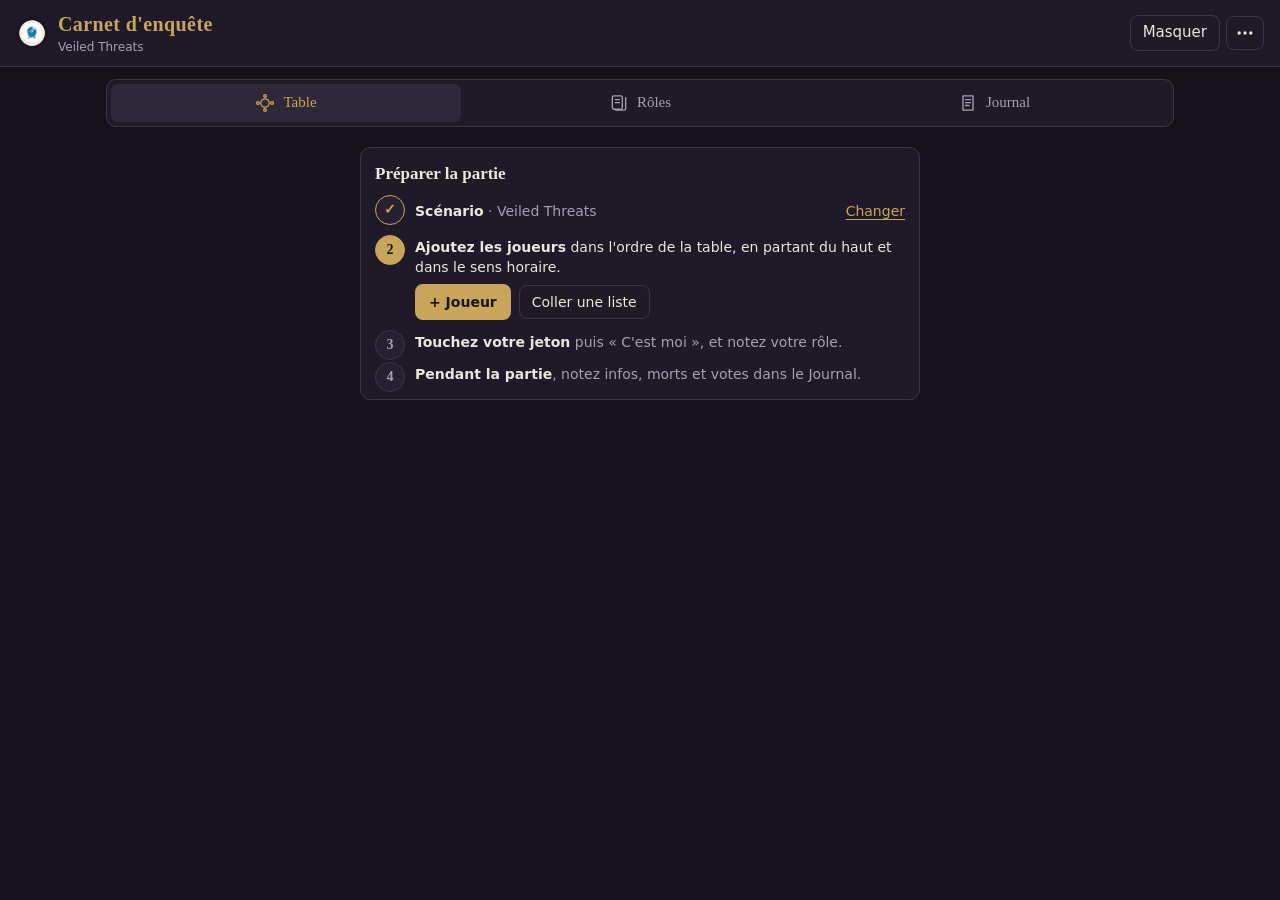
<file: index.html>
<!doctype html>
<html lang="fr">
<head>
  <meta charset="utf-8">
  <meta name="viewport" content="width=device-width, initial-scale=1, viewport-fit=cover">
  <title>Carnet d'enquête · BotC</title>
  <meta name="description" content="Outil d'enquête pour Blood on the Clocktower.">
  <meta name="theme-color" content="#16121c">
  <link rel="manifest" href="manifest.webmanifest">
  <link rel="icon" href="icons/icon-192.png">
  <link rel="apple-touch-icon" href="icons/icon-192.png">
  <meta name="apple-mobile-web-app-capable" content="yes">
  <meta name="apple-mobile-web-app-status-bar-style" content="black-translucent">
  <link rel="stylesheet" href="styles.css">
</head>
<body>
  <header class="topbar">
    <div class="brand">
      <img src="icons/icon-192.png" alt="" width="32" height="32">
      <div>
        <h1>Carnet d'enquête</h1>
        <span class="script-name" id="script-name"></span>
      </div>
    </div>
    <div class="top-actions">
      <button type="button" class="ghost" id="discreet" aria-pressed="false" title="Cacher l'écran à vos voisins">Masquer</button>
      <div class="more">
        <button type="button" class="ghost icon-btn" id="more-btn" aria-haspopup="menu" aria-expanded="false" aria-label="Plus d'options">
          <svg viewBox="0 0 24 24" width="20" height="20" aria-hidden="true"><circle cx="5" cy="12" r="2"/><circle cx="12" cy="12" r="2"/><circle cx="19" cy="12" r="2"/></svg>
        </button>
        <div class="more-menu" id="more-menu" role="menu" hidden>
          <button type="button" role="menuitem" data-open="help-dialog">Aide de jeu</button>
          <button type="button" role="menuitem" data-open="games-dialog">Parties archivées</button>
          <button type="button" role="menuitem" id="new-game">Nouvelle partie…</button>
        </div>
      </div>
    </div>
  </header>

  <nav class="views" role="tablist" aria-label="Vue">
    <button type="button" role="tab" data-view="table">
      <svg viewBox="0 0 24 24" aria-hidden="true"><circle cx="12" cy="12" r="5"/><circle cx="12" cy="3.5" r="1.6"/><circle cx="20.5" cy="12" r="1.6"/><circle cx="12" cy="20.5" r="1.6"/><circle cx="3.5" cy="12" r="1.6"/></svg>
      <span class="lbl">Table</span>
    </button>
    <!-- Grille masquée pour l'instant (GRID_ENABLED dans main.js) -->
    <button type="button" role="tab" data-view="grid" hidden>
      <svg viewBox="0 0 24 24" aria-hidden="true"><rect x="3.5" y="3.5" width="17" height="17" rx="2"/><path d="M3.5 9.5h17M3.5 15h17M9.5 3.5v17M15 3.5v17"/></svg>
      <span class="lbl">Grille</span>
    </button>
    <button type="button" role="tab" data-view="roles">
      <svg viewBox="0 0 24 24" aria-hidden="true"><rect x="4" y="3.5" width="12" height="16" rx="2"/><path d="M8 20.5h10a2 2 0 0 0 2-2v-13"/><path d="M7.5 8h5M7.5 11.5h5"/></svg>
      <span class="lbl">Rôles</span>
    </button>
    <button type="button" role="tab" data-view="journal">
      <svg viewBox="0 0 24 24" aria-hidden="true"><path d="M6 3.5h12v17H6z"/><path d="M9 8h6M9 11.5h6M9 15h4"/></svg>
      <span class="lbl">Journal</span>
    </button>
  </nav>

  <main class="layout">
    <section id="table-view" class="view" aria-label="Table des joueurs" hidden></section>
    <section id="grid-view" class="view" aria-label="Grille de déduction" hidden></section>

    <div id="roles-view" class="view" hidden>
      <section class="filters" aria-label="Filtres">
        <label class="for-player">Rôles possibles pour
          <select id="roles-for"></select>
        </label>
        <div class="filter-row search-row">
          <input type="search" id="role-search" placeholder="Rechercher un rôle…" aria-label="Rechercher un rôle">
          <button type="button" class="ghost mobile-only" id="toggle-filters" aria-expanded="false">Filtres</button>
        </div>
        <div class="filter-row filter-lists">
          <div class="multi" id="f-wake"></div>
          <div class="multi" id="f-choice"></div>
          <div class="multi" id="f-team"></div>
        </div>
        <div class="filter-row meta">
          <span class="count" id="count"></span>
          <label class="switch"><input type="checkbox" id="hide-excluded"> Masquer les rôles écartés</label>
          <label class="switch"><input type="checkbox" id="compact"> Cartes compactes</label>
          <button type="button" class="link" id="reset-filters">Réinitialiser les filtres</button>
        </div>
      </section>
      <section id="roles" class="roles" aria-live="polite"></section>
    </div>

    <div id="journal-wrap" class="view" hidden>
      <section id="journal-view" aria-label="Journal de partie"></section>
      <section class="panel notes-panel">
        <h2>Notes libres</h2>
        <textarea id="global-notes" rows="8" placeholder="Suspicions, claims, votes, morts de la nuit…"></textarea>
        <p class="saved" id="saved-indicator">Enregistré sur cet appareil</p>
      </section>
    </div>
  </main>

  <dialog id="help-dialog">
    <form method="dialog" class="dialog-head">
      <h2>Aide de jeu</h2>
      <button class="close-x" aria-label="Fermer" title="Fermer"><svg viewBox="0 0 24 24" width="22" height="22" aria-hidden="true"><path d="M6 6l12 12M18 6L6 18"/></svg></button>
    </form>
    <div class="tabs">
      <button type="button" class="tab active" data-help="night">Ordre de nuit</button>
      <button type="button" class="tab" data-help="rules">Règles</button>
      <button type="button" class="tab" data-help="compo">Répartition</button>
      <button type="button" class="tab" data-help="scripts">Scénarios</button>
    </div>

    <div class="help-pane" data-pane="night">
      <div class="tabs sub">
        <button type="button" class="tab active" data-night="first">Première nuit</button>
        <button type="button" class="tab" data-night="other">Autres nuits</button>
      </div>
      <ol class="night-list" id="night-list"></ol>
    </div>

    <div class="help-pane" data-pane="rules" hidden>
      <h3 id="rules-title">Scénario</h3>
      <ul class="fabled" id="fabled"></ul>
      <h3>Jinxes (règles du Djinn)</h3>
      <ul class="fabled" id="jinxes"></ul>
      <h3>Crédits</h3>
      <p class="hint">Noms, capacités, icônes, jinxes et scénarios personnalisés : <a href="https://bambipotato.github.io/botc-fr-bambi/" target="_blank" rel="noopener">wiki BotC FR de BambiPotato</a> (<a href="https://creativecommons.org/licenses/by/4.0/deed.fr" target="_blank" rel="noopener">CC BY 4.0</a>), adaptés et complétés. Ordre de nuit : The Pandemonium Institute. Blood on the Clocktower © The Pandemonium Institute. Outil non officiel.</p>
    </div>

    <div class="help-pane" data-pane="compo" hidden>
      <label class="inline">Nombre de joueurs
        <input type="number" id="player-count" min="5" max="15" value="8">
      </label>
      <div class="compo" id="compo"></div>
      <p class="hint" id="setup-note"></p>
    </div>

    <div class="help-pane" data-pane="scripts" hidden>
      <h3>Importer un scénario</h3>
      <p class="hint">Collez le fichier JSON d'un scénario (format de l'outil officiel ou de botc-scripts). Les voyageurs et les rôles inconnus sont ignorés.</p>
      <textarea id="import-json" rows="6" placeholder='[{"id":"_meta","name":"Mon scénario"},"washerwoman","chef",…]'></textarea>
      <div class="row">
        <button type="button" class="primary" id="import-btn">Importer</button>
        <label class="ghost file-btn">Choisir un fichier…<input type="file" id="import-file" accept=".json,application/json" hidden></label>
      </div>
      <p class="hint" id="import-msg"></p>
      <h3>Mes scénarios</h3>
      <ul class="custom-list" id="custom-scripts"></ul>
    </div>
  </dialog>

  <dialog id="games-dialog">
    <form method="dialog" class="dialog-head">
      <h2>Parties</h2>
      <button class="close-x" aria-label="Fermer" title="Fermer"><svg viewBox="0 0 24 24" width="22" height="22" aria-hidden="true"><path d="M6 6l12 12M18 6L6 18"/></svg></button>
    </form>
    <p class="hint">Une nouvelle partie range automatiquement la partie en cours ici. Ouvrir une partie archivée range aussi celle en cours.</p>
    <ul class="custom-list" id="games-list"></ul>
  </dialog>

  <dialog id="summary-dialog">
    <form method="dialog" class="dialog-head">
      <h2>Résumé de la partie</h2>
      <button class="close-x" aria-label="Fermer" title="Fermer"><svg viewBox="0 0 24 24" width="22" height="22" aria-hidden="true"><path d="M6 6l12 12M18 6L6 18"/></svg></button>
    </form>
    <p class="hint">Sélectionnez puis copiez le texte.</p>
    <textarea id="summary-text" rows="16" readonly></textarea>
  </dialog>

  <dialog id="player-sheet" class="sheet" aria-label="Fiche du joueur">
    <div class="sheet-grip" aria-hidden="true"></div>
    <div id="player-panel"></div>
  </dialog>

  <dialog id="newgame-dialog">
    <form method="dialog" class="dialog-head">
      <h2>Nouvelle partie</h2>
      <button class="close-x" aria-label="Fermer" title="Fermer"><svg viewBox="0 0 24 24" width="22" height="22" aria-hidden="true"><path d="M6 6l12 12M18 6L6 18"/></svg></button>
    </form>
    <label class="field">Scénario de la partie<select id="ng-script"></select></label>
    <div class="choices" role="radiogroup" aria-label="Joueurs">
      <label class="choice"><input type="radio" name="ng-mode" value="keep" checked>
        <span><b>Garder les joueurs</b><small>Mêmes noms, même ordre à la table. Tout le reste repart de zéro.</small></span></label>
      <label class="choice"><input type="radio" name="ng-mode" value="blank">
        <span><b>Partie vierge</b><small>Aucun joueur, aucune note, aucun filtre.</small></span></label>
    </div>
    <p class="hint">Si elle contient des informations, la partie en cours est rangée dans « Parties archivées ».</p>
    <div class="row"><button type="button" class="primary" id="ng-start">Commencer la partie</button></div>
  </dialog>

  <dialog id="paste-dialog">
    <form method="dialog" class="dialog-head">
      <h2>Coller la liste des joueurs</h2>
      <button class="close-x" aria-label="Fermer" title="Fermer"><svg viewBox="0 0 24 24" width="22" height="22" aria-hidden="true"><path d="M6 6l12 12M18 6L6 18"/></svg></button>
    </form>
    <textarea id="paste-text" rows="10" placeholder="Léa&#10;Tom&#10;Marc&#10;…"></textarea>
    <p class="hint" id="paste-info"></p>
    <div class="row">
      <button type="button" class="primary" id="paste-add">Ajouter à la suite</button>
      <button type="button" class="ghost danger" id="paste-replace">Remplacer les joueurs</button>
    </div>
  </dialog>

  <button type="button" class="discreet-veil" id="discreet-veil" hidden>
    <svg class="veil-clock" viewBox="0 0 120 120" aria-hidden="true">
      <circle class="face" cx="60" cy="60" r="52"/>
      <g class="ticks">
        <path d="M60 12v8M60 100v8M12 60h8M100 60h8"/>
        <path d="M84 18.4l-3 5.2M101.6 36l-5.2 3M101.6 84l-5.2-3M84 101.6l-3-5.2M36 101.6l3-5.2M18.4 84l5.2-3M18.4 36l5.2 3M36 18.4l3 5.2"/>
      </g>
      <line class="hand hour" x1="60" y1="60" x2="60" y2="34"/>
      <line class="hand minute" x1="60" y1="60" x2="60" y2="20"/>
      <circle class="pivot" cx="60" cy="60" r="3.5"/>
    </svg>
    <span>Écran masqué</span>
    <small>Toucher pour afficher</small>
  </button>

  <div class="toast" id="toast" role="status" hidden></div>

  <script src="roles.js"></script>
  <script src="scripts_imported.js"></script>
  <script src="scripts.js"></script>
  <script type="module" src="js/main.js"></script>
</body>
</html>
</file>
<file: styles.css>
:root {
  --bg: #16121c;
  --bg-2: #1f1a27;
  --surface: #262030;
  --surface-2: #2f2839;
  --line: #3d3448;
  --text: #ece6dc;
  --muted: #a99fb3;
  --faint: #8d849a; /* contraste ≥ 4,5:1 sur le fond */
  --accent: #c9a55a;
  --good: #5b9bd5;
  --outsider: #7fc4dd;
  --evil: #d0504a;
  --danger: #e0716b;
  --radius: 10px;
  --ease: cubic-bezier(.2, .8, .2, 1);
  --nav-h: 64px;
  --serif: "Palatino Linotype", Palatino, "Book Antiqua", Georgia, serif;
  --sans: system-ui, -apple-system, "Segoe UI", Roboto, sans-serif;
  color-scheme: dark;
}

* { box-sizing: border-box; }
html, body { margin: 0; }
body {
  background: var(--bg);
  color: var(--text);
  font: 15px/1.45 var(--sans);
  min-height: 100vh;
  padding-bottom: env(safe-area-inset-bottom);
}
button, input, textarea, select { font: inherit; color: inherit; }
button { cursor: pointer; }
h1, h2, h3 { font-family: var(--serif); font-weight: 600; margin: 0; }

/* ---------- Top bar ---------- */
.topbar {
  display: flex; flex-wrap: nowrap; gap: 10px 16px;
  align-items: center; justify-content: space-between;
  padding: calc(10px + env(safe-area-inset-top)) 16px 10px;
  background: var(--bg-2);
  border-bottom: 1px solid var(--line);
  position: sticky; top: 0; z-index: 20;
}
.brand { display: flex; align-items: center; gap: 10px; }
.brand img { border-radius: 50%; }
.brand h1 { font-size: 20px; letter-spacing: .02em; color: var(--accent); }
.script-pick { display: flex; align-items: center; gap: 6px; font-size: 12px; color: var(--muted); }
.script-pick select {
  background: var(--surface); border: 1px solid var(--line); border-radius: 6px;
  padding: 2px 6px; color: var(--text); font-size: 13px;
}
.top-actions { display: flex; gap: 6px; align-items: center; }

.ghost {
  background: transparent; border: 1px solid var(--line);
  border-radius: 8px; padding: 6px 12px; color: var(--text);
}
.ghost:hover { background: var(--surface); }
.ghost.danger { color: var(--danger); }
.link { background: none; border: 0; color: var(--accent); padding: 4px 0; text-decoration: underline; text-underline-offset: 3px; }

/* ---------- Players ---------- */
.players { padding: 12px 16px 0; }
.player-strip {
  display: flex; gap: 8px; overflow-x: auto; padding-bottom: 6px;
  scrollbar-width: thin;
}
.chip {
  flex: none; display: inline-flex; align-items: center; gap: 8px;
  padding: 7px 12px; border-radius: 999px;
  background: var(--surface); border: 1px solid var(--line);
  white-space: nowrap;
}
.chip .n {
  font-size: 12px; min-width: 22px; text-align: center;
  padding: 1px 6px; border-radius: 999px; background: var(--bg); color: var(--muted);
}
.chip.active { border-color: var(--accent); background: var(--surface-2); }
.chip.active .n { color: var(--accent); }
.chip.dead { color: var(--faint); }
.chip.dead .name { text-decoration: line-through; }
.chip.add { border-style: dashed; color: var(--accent); }
.seat .tok .n.zero { color: var(--danger); border-color: var(--danger); }

/* ---------- Layout ---------- */
.layout {
  display: block;
  padding: 12px 16px 32px;
  max-width: 1100px; margin: 0 auto;
}

/* ---------- Filters ---------- */
.filters {
  background: var(--bg-2); border: 1px solid var(--line);
  border-radius: var(--radius); padding: 12px;
}
.filter-row { display: flex; flex-wrap: wrap; gap: 8px; align-items: center; }
.filter-row.meta { margin-top: 10px; gap: 8px 18px; }
.count { font-family: var(--serif); font-size: 16px; }
.count strong { color: var(--accent); font-size: 20px; }
.hint { margin: 8px 0 0; font-size: 12px; color: var(--muted); }
.switch { display: inline-flex; gap: 6px; align-items: center; color: var(--muted); font-size: 14px; }
.switch input { accent-color: var(--accent); width: 16px; height: 16px; }

.multi { position: relative; }
.multi > button {
  display: flex; align-items: center; gap: 8px;
  min-width: 200px; justify-content: space-between;
  background: var(--surface); border: 1px solid var(--line);
  border-radius: 8px; padding: 8px 12px; text-align: left;
}
.multi > button .lbl { color: var(--muted); font-size: 12px; display: block; }
.multi > button .val { display: block; }
.multi.on > button { border-color: var(--accent); }
.multi.on > button .val { color: var(--accent); }
.multi > button::after { content: "▾"; color: var(--muted); }
.multi .menu {
  position: absolute; top: calc(100% + 4px); left: 0; z-index: 30;
  min-width: 100%; width: max-content; max-width: 90vw;
  background: var(--surface-2); border: 1px solid var(--line);
  border-radius: 8px; padding: 6px; box-shadow: 0 10px 30px rgba(0,0,0,.45);
  display: none;
}
.multi.open .menu { display: block; }
.multi .menu label {
  display: flex; gap: 10px; align-items: center;
  padding: 8px 10px; border-radius: 6px; cursor: pointer;
}
.multi .menu label:hover { background: var(--surface); }
.multi .menu input { accent-color: var(--accent); width: 18px; height: 18px; }
.multi .menu .clear { width: 100%; margin-top: 4px; text-align: center; }
@media (max-width: 600px) {
  .filter-row > .multi { flex: 1 1 100%; }
  .multi > button { width: 100%; }
}

/* ---------- Roles ---------- */
.team-block { margin-top: 18px; }
.team-block h2 {
  font-size: 15px; text-transform: none; color: var(--muted);
  display: flex; align-items: center; gap: 10px; margin-bottom: 8px;
}
.team-block h2::after { content: ""; flex: 1; height: 1px; background: var(--line); }
.grid {
  display: grid; gap: 10px;
  grid-template-columns: repeat(auto-fill, minmax(260px, 1fr));
}
.role {
  position: relative; display: grid; grid-template-columns: 56px 1fr auto; gap: 10px;
  text-align: left; width: 100%;
  background: var(--surface); border: 1px solid var(--line);
  border-radius: var(--radius); padding: 10px;
  transition: opacity .2s, filter .2s, border-color .2s;
}
.role:hover { border-color: var(--faint); }
.role img {
  width: 56px; height: 56px; border-radius: 50%;
  background: #f4eee2; object-fit: cover;
}
.role .name { font-family: var(--serif); font-size: 17px; font-weight: 600; }
.role .en { color: var(--faint); font-size: 12px; margin-left: 6px; }
.role.t-townsfolk .name { color: var(--good); }
.role.t-outsider .name { color: var(--outsider); }
.role.t-minion .name, .role.t-demon .name { color: var(--evil); }
.role .ability { font-size: 13px; color: var(--text); margin: 3px 0 6px; }
.role .note { font-size: 12px; color: var(--muted); font-style: italic; margin: 0 0 6px; }
.pills { display: flex; flex-wrap: wrap; gap: 4px; }
.pill {
  font-size: 11px; padding: 2px 7px; border-radius: 999px;
  background: var(--bg); color: var(--muted); border: 1px solid var(--line);
}
.pill.hit { color: var(--accent); border-color: rgba(201,165,90,.5); }

.role.off { opacity: .32; filter: grayscale(1); }
.role.excluded { opacity: .28; filter: grayscale(1); }
.role.excluded .name { text-decoration: line-through; }
.role .card-side { display: flex; flex-direction: column; align-items: flex-end; gap: 6px; }
.role .badge {
  font-size: 11px; white-space: nowrap;
  padding: 1px 7px; border-radius: 999px; background: var(--bg); color: var(--muted);
}
.role .x {
  width: 32px; height: 32px; border-radius: 50%; flex: none;
  background: var(--bg); border: 1px solid var(--line); color: var(--muted); font-size: 15px;
}
.role .x:hover { color: var(--danger); border-color: var(--danger); }
.role .x.on { color: var(--accent); }
.role.off .x, .role.excluded .x { filter: none; }
.role .jinx { font-size: 12px; color: var(--muted); margin: 0 0 6px; padding-left: 8px; border-left: 2px solid var(--accent); }
.pill .hit { color: var(--accent); }
.role.claimed { border-color: var(--accent); box-shadow: 0 0 0 1px var(--accent) inset; }
.role.hidden { display: none; }
.empty { color: var(--muted); padding: 24px 0; text-align: center; }

/* ---------- Side panels ---------- */
.panel {
  background: var(--bg-2); border: 1px solid var(--line);
  border-radius: var(--radius); padding: 14px;
}
.panel h2 { font-size: 17px; margin-bottom: 10px; }
.panel label.field { display: block; font-size: 12px; color: var(--muted); margin-top: 10px; }
.panel input[type=text], .panel select, textarea {
  width: 100%; margin-top: 4px;
  background: var(--bg); border: 1px solid var(--line); border-radius: 8px;
  padding: 8px 10px;
}
textarea { resize: vertical; min-height: 120px; line-height: 1.5; }
input:focus, textarea:focus, select:focus, button:focus-visible {
  outline: 2px solid var(--accent); outline-offset: 1px;
}
.row { display: flex; gap: 8px; flex-wrap: wrap; align-items: center; margin-top: 10px; }
.saved { margin: 6px 0 0; font-size: 11px; color: var(--faint); }
.intro { color: var(--muted); font-size: 13px; margin: 0; }
.possible-list { display: flex; flex-wrap: wrap; gap: 4px; margin-top: 8px; }

/* ---------- Dialogs ---------- */
dialog {
  background: var(--bg-2); color: var(--text);
  border: 1px solid var(--line); border-radius: 14px;
  width: min(640px, calc(100vw - 32px)); max-height: 85vh; padding: 16px;
}
dialog::backdrop { background: rgba(5, 3, 8, .7); }
.dialog-head { display: flex; justify-content: space-between; align-items: center; margin-bottom: 12px; }
dialog h3 { font-size: 15px; color: var(--accent); margin: 16px 0 8px; }
.tabs { display: flex; gap: 6px; margin-bottom: 10px; }
.tab { background: var(--surface); border: 1px solid var(--line); border-radius: 8px; padding: 6px 12px; }
.tab.active { border-color: var(--accent); color: var(--accent); }
.night-list { list-style: none; margin: 0; padding: 0; }
.night-list li {
  display: grid; grid-template-columns: 36px 1fr; gap: 10px; align-items: center;
  padding: 6px 0; border-bottom: 1px solid var(--line);
}
.night-list li.dim { opacity: .35; }
.night-list img, .night-list .ph {
  width: 36px; height: 36px; border-radius: 50%; background: #f4eee2;
}
.night-list .ph { display: grid; place-items: center; color: var(--bg); font-family: var(--serif); font-weight: 700; }
.night-list b { font-family: var(--serif); }
.night-list span { display: block; font-size: 13px; color: var(--muted); }
.fabled { padding-left: 18px; margin: 0; }
.fabled li { margin-bottom: 6px; font-size: 14px; }
.inline { display: inline-flex; gap: 8px; align-items: center; }
.inline input { width: 70px; background: var(--bg); border: 1px solid var(--line); border-radius: 6px; padding: 4px 8px; }
.compo { display: grid; grid-template-columns: repeat(4, 1fr); gap: 8px; margin-top: 10px; }
.compo div { background: var(--surface); border-radius: 8px; padding: 8px; text-align: center; }
.compo strong { display: block; font-size: 22px; font-family: var(--serif); }
.compo .t-townsfolk strong { color: var(--good); }
.compo .t-outsider strong { color: var(--outsider); }
.compo .t-minion strong, .compo .t-demon strong { color: var(--evil); }
.compo span { font-size: 12px; color: var(--muted); }

@media (prefers-reduced-motion: reduce) {
  *, *::before, *::after, ::backdrop { transition: none !important; animation: none !important; }
}

dialog a { color: var(--accent); }

/* ---------- Vues (onglets) ---------- */
/* Onglets : barre collée sous l'en-tête (ordinateur), barre du bas (téléphone). */
.views {
  display: flex; gap: 4px; padding: 4px;
  width: min(1100px - 32px, calc(100% - 32px)); margin: 12px auto 0;
  background: var(--bg-2); border: 1px solid var(--line); border-radius: var(--radius);
  position: sticky; top: 62px; z-index: 15;
}
.views button {
  position: relative; flex: 1; display: flex; align-items: center; justify-content: center; gap: 8px;
  background: none; border: 0; border-radius: 7px; padding: 8px 10px;
  color: var(--muted); font-family: var(--serif); font-size: 15px;
}
.views button svg { width: 20px; height: 20px; fill: none; stroke: currentColor; stroke-width: 1.6; stroke-linecap: round; stroke-linejoin: round; }
.views button.active { background: var(--surface-2); color: var(--accent); }
.views .lbl { display: inline-flex; align-items: center; }
@media (max-width: 899px) {
  body { padding-bottom: calc(var(--nav-h) + env(safe-area-inset-bottom)); }
  .views {
    position: fixed; left: 0; right: 0; bottom: 0; top: auto; z-index: 30;
    width: auto; margin: 0; border-radius: 0; border-width: 1px 0 0;
    padding: 6px 8px calc(6px + env(safe-area-inset-bottom));
    background: color-mix(in srgb, var(--bg-2) 92%, transparent);
    backdrop-filter: blur(10px); -webkit-backdrop-filter: blur(10px);
  }
  .views button { flex-direction: column; gap: 2px; padding: 6px 4px; font-size: 12px; font-family: var(--sans); }
  .views button svg { width: 22px; height: 22px; }
  .views button.active { background: none; }
  .views button::before {
    content: ""; position: absolute; top: -7px; left: 30%; right: 30%; height: 2px; border-radius: 2px;
    background: var(--accent); transform: scaleX(0); transition: transform .25s var(--ease);
  }
  .views button.active::before { transform: scaleX(1); }
  .views .badge-n { position: absolute; top: 0; left: calc(50% + 6px); margin: 0; }
}
[hidden] { display: none !important; }

/* ---------- Alignement ---------- */
.a-good { --align: var(--good); }
.a-evil { --align: var(--evil); }
.a-unknown { --align: var(--faint); }
.dot { width: 9px; height: 9px; border-radius: 50%; background: var(--align); flex: none; }
.segmented { display: flex; gap: 4px; margin-top: 4px; }
.seg {
  flex: 1; padding: 6px 8px; border-radius: 8px;
  background: var(--bg); border: 1px solid var(--line); color: var(--muted);
}
.seg.on { border-color: var(--align); color: var(--text); box-shadow: inset 0 0 0 1px var(--align); }
.seg.a-unknown.on { border-color: var(--muted); box-shadow: inset 0 0 0 1px var(--muted); }
.note.warn { color: var(--danger); font-style: normal; }

/* ---------- Table en cercle ---------- */
.table-wrap { container-type: inline-size; max-width: 640px; margin: 0 auto; }
.table-circle {
  position: relative; aspect-ratio: 1; width: 100%;
  border-radius: 50%;
  background: radial-gradient(circle, var(--bg-2) 0 52%, transparent 52.5%);
}
.table-circle::before {
  content: ""; position: absolute; inset: 10%; border-radius: 50%;
  border: 1px dashed var(--line);
}
.seat {
  position: absolute; transform: translate(-50%, -50%);
  display: flex; flex-direction: column; align-items: center; gap: 2px;
  width: min(104px, 21cqw); padding: 4px; border: 0; border-radius: 10px;
  background: none; color: var(--text);
}
.seat:hover { background: rgba(255,255,255,.04); }
.seat .tok { position: relative; display: block; }
.seat .tok img {
  transition: transform .2s var(--ease), box-shadow .2s var(--ease), outline-color .2s, filter .3s, opacity .3s;
  display: block; width: min(64px, 12.5cqw); height: min(64px, 12.5cqw);
  border-radius: 50%; background: #f4eee2; object-fit: cover;
  border: 3px solid var(--align);
}
.seat.conf .tok img { box-shadow: 0 0 0 2px var(--bg), 0 0 0 4px var(--align); }
.seat.active .tok img { outline: 3px solid var(--accent); outline-offset: 4px; }
.seat .tok .n {
  position: absolute; right: -6px; bottom: -4px; min-width: 22px;
  font-size: 11px; padding: 1px 5px; border-radius: 999px; text-align: center;
  background: var(--bg); border: 1px solid var(--line); color: var(--muted);
}
.seat .nm {
  max-width: 100%; overflow: hidden; text-overflow: ellipsis; white-space: nowrap;
  font-size: clamp(11px, 2.6cqw, 14px); font-weight: 600;
}
.seat .sub {
  max-width: 100%; overflow: hidden; text-overflow: ellipsis; white-space: nowrap;
  font-size: clamp(10px, 2.2cqw, 12px); color: var(--muted);
}
.seat.dead .tok img { filter: grayscale(1); opacity: .45; }
.seat.dead .nm { text-decoration: line-through; color: var(--faint); }
.seat.dead .tok::after {
  content: "✝"; position: absolute; inset: 0; display: grid; place-items: center;
  font-size: min(28px, 6cqw); color: var(--text); text-shadow: 0 0 4px #000;
}
.table-center {
  position: absolute; left: 50%; top: 50%; transform: translate(-50%, -50%);
  width: 38%; display: flex; flex-direction: column; align-items: center; gap: 6px;
  text-align: center; color: var(--muted); font-size: 13px;
}
.table-center strong { font-family: var(--serif); font-size: 34px; color: var(--accent); line-height: 1; }
.legend { text-align: center; }
.legend .lg { display: inline-block; width: 10px; height: 10px; border-radius: 50%; background: var(--align); margin: 0 2px 0 8px; vertical-align: -1px; }

/* ---------- Grille de déduction ---------- */
.grid-wrap {
  overflow: auto; max-height: calc(100vh - 230px);
  border: 1px solid var(--line); border-radius: var(--radius); background: var(--bg-2);
}
table.deduce { border-collapse: separate; border-spacing: 0; font-size: 13px; }
.deduce th, .deduce td { padding: 0; border-bottom: 1px solid var(--line); border-right: 1px solid var(--line); text-align: center; }
.deduce thead th { position: sticky; background: var(--bg-2); z-index: 2; }
.deduce thead tr:first-child th { top: 0; }
.deduce thead tr:nth-child(2) th { top: 27px; }
.deduce th.team { font-family: var(--serif); font-weight: 600; padding: 4px 6px; height: 27px; }
.deduce th.t-townsfolk, .deduce th.rh.t-townsfolk span { color: var(--good); }
.deduce th.t-outsider, .deduce th.rh.t-outsider span { color: var(--outsider); }
.deduce th.t-minion, .deduce th.t-demon, .deduce th.rh.t-minion span, .deduce th.rh.t-demon span { color: var(--evil); }
.deduce th.rh { padding: 4px 2px; vertical-align: top; font-weight: 400; }
.deduce th.rh img { display: block; margin: 0 auto 4px; border-radius: 50%; background: #f4eee2; }
.deduce th.rh span {
  display: block; margin: 0 auto; writing-mode: vertical-rl; transform: rotate(180deg);
  height: 96px; overflow: hidden; text-overflow: ellipsis; white-space: nowrap; font-size: 11px; text-align: right;
}
.deduce .corner, .deduce .pname { position: sticky; left: 0; z-index: 3; background: var(--bg-2); text-align: left; }
.deduce .corner { z-index: 4; padding: 6px 10px; color: var(--muted); font-weight: 400; }
.deduce .pname { padding: 0; min-width: 120px; max-width: 160px; }
.deduce .pname button {
  display: flex; align-items: center; gap: 6px; width: 100%;
  background: none; border: 0; padding: 6px 10px; text-align: left; font-weight: 600;
  white-space: nowrap; overflow: hidden; text-overflow: ellipsis;
}
.deduce tr.active .pname { box-shadow: inset 3px 0 0 var(--accent); }
.deduce tr.active td { background: rgba(201,165,90,.06); }
.deduce tr.dead .pname button { color: var(--faint); text-decoration: line-through; }
.deduce .cell {
  display: block; width: 32px; height: 32px; border: 0; background: none;
  font-size: 15px; font-weight: 700; color: var(--text);
}
.deduce .cell:hover { background: rgba(255,255,255,.06); }
.deduce .cell.s-yes { background: rgba(201,165,90,.22); color: var(--accent); }
.deduce .cell.s-no { color: var(--danger); }
.deduce .cell.s-auto { color: var(--faint); background: rgba(0,0,0,.25); }
.deduce .cnt { padding: 0 8px; color: var(--muted); font-size: 12px; }
.deduce tfoot th, .deduce tfoot td { position: sticky; bottom: 0; background: var(--bg-2); border-top: 1px solid var(--line); }
.deduce tfoot .pname { padding: 6px 10px; color: var(--muted); font-weight: 400; z-index: 4; }
.deduce tfoot .zero { color: var(--danger); font-weight: 700; }
@media (max-width: 600px) {
  .deduce .pname { min-width: 84px; max-width: 104px; }
  .deduce .pname button { padding: 6px 6px; font-size: 12px; }
  .top-actions button { padding: 5px 9px; font-size: 13px; }
}

/* ---------- Journal ---------- */
.muted { color: var(--muted); }
.small { font-size: 12px; }
.primary {
  background: var(--accent); color: #1a1408; border: 0; border-radius: 8px;
  padding: 8px 14px; font-weight: 600;
}
.primary:hover { filter: brightness(1.08); }
.phase-bar { display: flex; flex-wrap: wrap; gap: 8px; align-items: center; justify-content: space-between; margin-bottom: 12px; }
.phases { display: flex; gap: 4px; overflow-x: auto; max-width: 100%; padding-bottom: 2px; }
.ph-chip {
  flex: none; min-width: 40px; padding: 5px 8px; border-radius: 999px;
  background: var(--surface); border: 1px solid var(--line); color: var(--muted); font-size: 13px;
}
.ph-chip.day { background: #2d2a22; }
.ph-chip.on { border-color: var(--accent); color: var(--accent); }
.j-form { margin-bottom: 16px; }
.j-form .segmented { margin-bottom: 4px; }
.j-form .row { margin-top: 12px; }
.two { display: grid; grid-template-columns: 1fr 1fr; gap: 10px; }
.pick { display: flex; flex-wrap: wrap; gap: 6px; margin-top: 6px; }
.pk {
  padding: 5px 10px; border-radius: 999px; font-size: 13px;
  background: var(--bg); border: 1px solid var(--line); color: var(--muted);
}
.pk.on { border-color: var(--accent); color: var(--text); background: rgba(201,165,90,.15); }
.pk.spent { opacity: .4; text-decoration: line-through; }
.timeline { display: flex; flex-direction: column; gap: 12px; }
.ph-block { border-left: 2px solid var(--line); padding-left: 12px; }
.ph-block.current { border-left-color: var(--accent); }
.ph-block h3 { font-size: 15px; color: var(--muted); margin-bottom: 6px; }
.ph-block.current h3 { color: var(--accent); }
.events { list-style: none; margin: 0; padding: 0; display: flex; flex-direction: column; gap: 6px; }
.ev {
  display: grid; grid-template-columns: auto 1fr auto; gap: 8px; align-items: start;
  background: var(--surface); border: 1px solid var(--line); border-radius: 8px; padding: 8px 10px; font-size: 14px;
}
.tag {
  font-size: 11px; padding: 2px 7px; border-radius: 999px; white-space: nowrap;
  background: var(--bg); color: var(--muted); border: 1px solid var(--line);
}
.ev-death .tag, .tag.evil { color: var(--danger); border-color: rgba(224,113,107,.4); }
.ev-nom .tag { color: var(--accent); border-color: rgba(201,165,90,.4); }
.ev-info .tag { color: var(--good); border-color: rgba(91,155,213,.4); }
.ev .del { background: none; border: 0; color: var(--faint); font-size: 18px; line-height: 1; padding: 0 2px; }
.ev .del:hover { color: var(--danger); }
.history { margin: 6px 0 0; padding-left: 18px; font-size: 13px; }
.history li { margin-bottom: 4px; }
@media (max-width: 600px) {
  .two { grid-template-columns: 1fr; }
  .views button { font-size: 14px; padding: 8px 4px; }
}

/* ---------- Cartes compactes ---------- */
.roles.compact .grid { grid-template-columns: repeat(auto-fill, minmax(210px, 1fr)); }
.roles.compact .role { grid-template-columns: 40px 1fr auto; align-items: center; padding: 8px; cursor: pointer; }
.roles.compact .role img { width: 40px; height: 40px; }
.roles.compact .role .en { display: none; }
.roles.compact .role:not(.open) .ability,
.roles.compact .role:not(.open) .note,
.roles.compact .role:not(.open) .jinx,
.roles.compact .role:not(.open) .pills { display: none; }
.roles.compact .role.open { grid-column: 1 / -1; align-items: start; }

/* ---------- Recherche / filtres ---------- */
.search-row { margin-bottom: 8px; }
.search-row input {
  flex: 1; min-width: 0; background: var(--bg); border: 1px solid var(--line);
  border-radius: 8px; padding: 8px 10px;
}
.mobile-only { display: none; }
@media (max-width: 600px) {
  .mobile-only { display: inline-block; }
  .filters:not(.open) .filter-lists { display: none; }
}

/* ---------- Joueurs / marqueurs ---------- */
.strip-hint { align-self: center; color: var(--muted); font-size: 13px; white-space: nowrap; }
.seat .me {
  font-size: 10px; padding: 0 5px; border-radius: 999px; vertical-align: 1px;
  background: var(--accent); color: #1a1408; font-weight: 700;
}
.badge-n {
  display: inline-block; min-width: 18px; padding: 0 5px; margin-left: 4px; border-radius: 999px;
  background: var(--danger); color: #fff; font-size: 11px; font-family: var(--sans); line-height: 18px;
}
.tag.warn { color: #e0b46b; border-color: rgba(224,180,107,.4); }

/* ---------- Vérifications ---------- */
.checks { margin-top: 16px; padding: 0; }
.checks summary {
  display: flex; align-items: center; gap: 10px; padding: 12px 14px; cursor: pointer; list-style: none;
}
.checks summary::-webkit-details-marker { display: none; }
.checks summary h2 { margin: 0; }
.checks summary::after {
  content: "▾"; margin-left: auto; color: var(--muted); transition: transform .25s var(--ease);
}
.checks[open] summary::after { transform: rotate(180deg); }
.checks-body { padding: 0 14px 14px; }
.compo-check .short { display: none; }
@media (max-width: 600px) {
  .compo-check .long { display: none; }
  .compo-check .short { display: inline; }
}
.compo-check { width: 100%; border-collapse: collapse; font-size: 13px; margin-bottom: 10px; }
.compo-check th, .compo-check td { padding: 5px 6px; text-align: center; border-bottom: 1px solid var(--line); }
.compo-check tbody th { text-align: left; color: var(--muted); font-weight: 400; }
.compo-check thead th { font-weight: 600; font-size: 12px; }
.compo-check .t-townsfolk { color: var(--good); }
.compo-check .t-outsider { color: var(--outsider); }
.compo-check .t-minion, .compo-check .t-demon { color: var(--evil); }
.compo-check td.over { color: var(--danger); font-weight: 700; }
.alerts { list-style: none; margin: 0; padding: 0; display: flex; flex-direction: column; gap: 6px; font-size: 14px; }
.alerts li { padding: 7px 10px; border-radius: 8px; border-left: 3px solid var(--faint); background: var(--surface); }
.alerts .lvl-bad { border-left-color: var(--danger); }
.alerts .lvl-warn { border-left-color: #e0b46b; }
.alerts .lvl-info { border-left-color: var(--good); color: var(--muted); }

/* ---------- Aide de jeu / listes ---------- */
.tabs { flex-wrap: wrap; }
.tabs.sub .tab { padding: 4px 10px; font-size: 13px; }
.custom-list { list-style: none; margin: 0; padding: 0; display: flex; flex-direction: column; gap: 8px; }
.custom-list li {
  display: flex; flex-wrap: wrap; gap: 8px; align-items: center; justify-content: space-between;
  background: var(--surface); border: 1px solid var(--line); border-radius: 8px; padding: 8px 10px;
}
.custom-list li > div:first-child { display: flex; flex-direction: column; gap: 2px; min-width: 0; }
.custom-list .row { margin: 0; }
.file-btn { display: inline-flex; align-items: center; cursor: pointer; }
dialog textarea { width: 100%; }

/* ---------- Notification + annuler ---------- */
.toast {
  position: fixed; left: 50%; bottom: calc(16px + env(safe-area-inset-bottom)); transform: translateX(-50%);
  z-index: 50; display: flex; gap: 14px; align-items: center; max-width: calc(100vw - 32px);
  background: var(--surface-2); border: 1px solid var(--line); border-radius: 10px;
  padding: 10px 14px; box-shadow: 0 10px 30px rgba(0,0,0,.5); font-size: 14px;
}

/* ---------- Rôles absents de la partie ---------- */
.role .card-btns { display: flex; gap: 6px; }
.role .x.out:hover { color: var(--accent); border-color: var(--accent); }
.deduce th.rh button { display: block; width: 100%; background: none; border: 0; padding: 0; color: inherit; }
.deduce th.rh.out { opacity: .35; }
.deduce th.rh.out span { text-decoration: line-through; }

/* ---------- Mode discret ---------- */
.discreet-veil {
  position: fixed; inset: 0; z-index: 40; border: 0; padding: 24px;
  display: flex; flex-direction: column; align-items: center; justify-content: center; gap: 6px;
  background: var(--bg); color: var(--muted); font-family: var(--serif);
}
.discreet-veil span { font-size: 22px; color: var(--text); }
.discreet-veil small { font-size: 14px; }
body.discreet .topbar { z-index: 41; }
#discreet[aria-pressed="true"] { border-color: var(--accent); color: var(--accent); }

/* ---------- Table : glisser-déposer ---------- */
.seat { touch-action: manipulation; user-select: none; -webkit-user-select: none; -webkit-touch-callout: none; }
.seat.lifted { z-index: 5; }
.seat.lifted .tok img { transform: scale(1.12); box-shadow: 0 10px 24px rgba(0,0,0,.6), 0 0 0 3px var(--accent); }
.seat.dragging { transition: none; opacity: .92; }
.seat.dragging .tok img { outline: 3px dashed var(--accent); outline-offset: 3px; }
.seat.drop-target .tok img { box-shadow: 0 0 0 4px var(--accent); }
.center-btns { display: flex; flex-wrap: wrap; gap: 6px; justify-content: center; }
.center-btns .ghost { padding: 5px 10px; font-size: 13px; }

/* ---------- Menu rapide ---------- */
#quick-dialog { width: min(380px, calc(100vw - 32px)); }
#quick-body h2 { font-size: 20px; margin-bottom: 10px; }
.quick-row { display: flex; gap: 8px; flex-wrap: wrap; }
.quick-row .ghost { flex: 1; padding: 10px; }
.quick-row .ghost.on { border-color: var(--accent); color: var(--accent); }
@media (max-width: 600px) {
  .compo-check { font-size: 11px; table-layout: fixed; }
  .compo-check th, .compo-check td { padding: 4px 2px; overflow-wrap: anywhere; }
  .compo-check tbody th { width: 28%; }
}

/* ---------- Infos structurées ---------- */
.deduce .cell.s-ded { color: var(--good); background: rgba(91,155,213,.08); }
.effect { margin: 10px 0 0; padding: 7px 10px; font-size: 13px; color: var(--muted); border-left: 3px solid var(--good); background: var(--surface); }
.pk.num { min-width: 40px; text-align: center; }

/* =====================================================================
   Navigation fluide : en-tête, menu ⋯, transitions, fenêtres animées
   ===================================================================== */
:root { interpolate-size: allow-keywords; }
button { -webkit-tap-highlight-color: transparent; touch-action: manipulation;
  transition: background-color .15s, border-color .15s, color .15s, box-shadow .15s, transform .12s var(--ease), opacity .15s; }
button:not(.seat):not(.discreet-veil):active { transform: scale(.97); }
select, input, textarea { transition: border-color .15s, box-shadow .15s; }

.script-name { display: block; font-size: 12px; color: var(--muted); }
.brand { min-width: 0; }
.brand h1 { white-space: nowrap; }
.icon-btn { display: inline-grid; place-items: center; padding: 6px 8px; }
.icon-btn svg { fill: currentColor; }
.more { position: relative; }
.more-menu {
  position: absolute; right: 0; top: calc(100% + 6px); z-index: 50; min-width: 220px;
  display: flex; flex-direction: column; padding: 6px;
  background: var(--surface-2); border: 1px solid var(--line); border-radius: 10px;
  box-shadow: 0 14px 36px rgba(0,0,0,.5);
  transform-origin: top right; animation: popIn .16s var(--ease);
}
.more-menu button {
  background: none; border: 0; border-radius: 7px; padding: 10px 12px; text-align: left; color: var(--text);
}
.more-menu button:hover { background: var(--surface); }
.more-menu #new-game { border-top: 1px solid var(--line); border-radius: 0 0 7px 7px; margin-top: 4px; padding-top: 12px; }

/* Changement d'onglet : la vue apparaît en fondu léger. */
/* (Navigateurs sans View Transitions ; sinon la page glisse, voir plus bas.) */
@supports not (view-transition-name: none) {
  .view:not([hidden]) { animation: viewIn .24s var(--ease); }
}

@keyframes viewIn { from { opacity: 0; transform: translateY(6px); } }
@keyframes popIn { from { opacity: 0; transform: scale(.96) translateY(-4px); } }
@keyframes fadeIn { from { opacity: 0; } }
@keyframes fadeOut { to { opacity: 0; } }
@keyframes dlgIn { from { opacity: 0; transform: translateY(10px) scale(.98); } }
@keyframes dlgOut { to { opacity: 0; transform: translateY(8px) scale(.98); } }
@keyframes sheetUp { from { transform: translateY(100%); } }
@keyframes sheetDown { to { transform: translateY(100%); } }
@keyframes drawerIn { from { transform: translateX(100%); } }
@keyframes drawerOut { to { transform: translateX(100%); } }

dialog { max-width: none; }
dialog[open] { animation: dlgIn .22s var(--ease); }
dialog[open]::backdrop { animation: fadeIn .22s ease; }
dialog.closing { animation: dlgOut .18s ease-in forwards; }
dialog.closing::backdrop { animation: fadeOut .18s ease-in forwards; }
.multi.open .menu { animation: popIn .15s var(--ease); }

/* Fiche du joueur : panneau du bas (téléphone), tiroir à droite (ordinateur). */
dialog.sheet {
  margin: auto 0 0; width: 100%; max-height: 88dvh; overflow: auto; overscroll-behavior: contain;
  border-radius: 18px 18px 0 0; border-bottom: 0;
  padding: 6px 16px calc(18px + env(safe-area-inset-bottom));
}
dialog.sheet[open] { animation: sheetUp .3s var(--ease); }
dialog.sheet.closing { animation: sheetDown .22s ease-in forwards; }
dialog.sheet.dragging { transition: none; user-select: none; }
/* Zone de prise large (toute la largeur) ; la petite barre est dessinée au centre. */
.sheet-grip {
  position: sticky; top: -6px; z-index: 2; height: 26px; margin: -6px -16px 2px; cursor: grab;
  touch-action: none; background: linear-gradient(var(--bg-2) 70%, transparent);
}
.sheet-grip::before {
  content: ""; position: absolute; left: 50%; top: 10px; width: 44px; height: 5px; margin-left: -22px;
  border-radius: 3px; background: var(--muted); opacity: .6; transition: opacity .15s, width .15s, margin .15s;
}
dialog.sheet.dragging .sheet-grip { cursor: grabbing; }
dialog.sheet.dragging .sheet-grip::before { opacity: 1; width: 56px; margin-left: -28px; }
@media (min-width: 900px) {
  dialog.sheet {
    margin: 0 0 0 auto; width: 420px; height: 100dvh; max-height: 100dvh;
    border-radius: 18px 0 0 18px; border-bottom: 1px solid var(--line); border-right: 0;
    padding: 18px 20px;
  }
  dialog.sheet[open] { animation: drawerIn .3s var(--ease); }
  dialog.sheet.closing { animation: drawerOut .22s ease-in forwards; }
  .sheet-grip { display: none; }
}
.sheet-head { display: flex; gap: 10px; align-items: center; margin-bottom: 12px; touch-action: none; }
.name-input {
  flex: 1; min-width: 0; font-family: var(--serif); font-size: 22px; font-weight: 600; color: var(--accent);
  background: transparent; border: 1px solid transparent; border-radius: 8px; padding: 4px 8px; margin-left: -8px;
}
.name-input:hover { border-color: var(--line); }
.name-input:focus { background: var(--bg); }
.toggles { display: flex; flex-wrap: wrap; gap: 6px; }
.toggle {
  flex: 1 1 auto; padding: 9px 12px; border-radius: 999px;
  background: var(--bg); border: 1px solid var(--line); color: var(--muted);
}
.toggle.on { border-color: var(--accent); color: var(--text); background: rgba(201,165,90,.15); }
#player-panel label.field { display: block; font-size: 12px; color: var(--muted); margin-top: 12px; }
#player-panel select, #player-panel textarea {
  width: 100%; margin-top: 4px; background: var(--bg); border: 1px solid var(--line); border-radius: 8px; padding: 8px 10px;
}
#player-panel textarea { min-height: 90px; }
.see-roles { display: inline-block; margin-top: 10px; text-align: left; }
@media (max-width: 420px) { #player-panel .two { grid-template-columns: 1fr; gap: 0; } }

/* Table : démarrage guidé et rappel « C'est moi ». */
.onboard { max-width: 560px; margin: 8px auto; }
.steps { list-style: none; counter-reset: st; margin: 6px 0 0; padding: 0; display: flex; flex-direction: column; gap: 12px; }
.steps li {
  counter-increment: st; position: relative; padding-left: 40px; color: var(--muted); font-size: 14px;
  display: flex; flex-wrap: wrap; gap: 6px 12px; align-items: center; justify-content: space-between;
}
.steps li > div:first-child { flex: 1 1 220px; }
.steps li::before {
  content: counter(st); position: absolute; left: 0; top: -2px; width: 28px; height: 28px; border-radius: 50%;
  display: grid; place-items: center; font-family: var(--serif); font-weight: 700;
  background: var(--surface); border: 1px solid var(--line); color: var(--muted);
}
.steps li.done::before { content: "✓"; color: var(--accent); border-color: var(--accent); }
.steps li.now { color: var(--text); }
.steps li.now::before { background: var(--accent); color: #1a1408; border-color: var(--accent); }
.steps b { color: var(--text); }
.steps .row { margin: 0; width: 100%; }
.nudge {
  max-width: 640px; margin: 0 auto 10px; padding: 9px 12px; font-size: 13px; color: var(--text);
  background: var(--surface); border-left: 3px solid var(--accent); border-radius: 8px;
}

/* Rôles : pour quel joueur. */
.for-player { display: flex; flex-wrap: wrap; align-items: center; gap: 8px; margin-bottom: 10px; font-size: 14px; color: var(--muted); }
.for-player select {
  flex: 1 1 180px; background: var(--surface); border: 1px solid var(--accent); border-radius: 8px;
  padding: 8px 10px; color: var(--text); font-family: var(--serif); font-size: 16px;
}

/* Journal : formulaire replié, notes libres en bas. */
.j-open { width: 100%; padding: 12px 14px; margin-bottom: 16px; font-size: 15px; }
.j-form { animation: viewIn .22s var(--ease); }
.j-form-head { display: flex; justify-content: space-between; align-items: center; gap: 10px; margin-bottom: 10px; }
.j-form-head h2 { margin: 0; }
.notes-panel { margin-top: 20px; }

/* Nouvelle partie. */
#newgame-dialog { width: min(460px, calc(100vw - 32px)); }
#newgame-dialog label.field { display: block; font-size: 12px; color: var(--muted); }
#newgame-dialog select {
  width: 100%; margin-top: 4px; background: var(--bg); border: 1px solid var(--line); border-radius: 8px; padding: 8px 10px;
}
.choices { display: flex; flex-direction: column; gap: 8px; margin-top: 14px; }
.choice {
  display: flex; gap: 10px; align-items: flex-start; padding: 10px 12px; cursor: pointer;
  background: var(--surface); border: 1px solid var(--line); border-radius: 10px; transition: border-color .15s, background-color .15s;
}
.choice:has(input:checked) { border-color: var(--accent); background: var(--surface-2); }
.choice input { accent-color: var(--accent); margin-top: 3px; }
.choice b { display: block; }
.choice small { color: var(--muted); font-size: 13px; }

/* Notification. */
.toast:not([hidden]) { animation: toastIn .25s var(--ease); }
.toast.leaving { animation: toastOut .2s ease-in forwards; }
@keyframes toastIn { from { opacity: 0; transform: translate(-50%, 12px); } }
@keyframes toastOut { to { opacity: 0; transform: translate(-50%, 12px); } }
@media (max-width: 899px) { .toast { bottom: calc(var(--nav-h) + 12px + env(safe-area-inset-bottom)); } }

/* Vérifications : ouverture en douceur (navigateurs récents). */
.checks::details-content { height: 0; overflow: clip; transition: height .28s var(--ease), content-visibility .28s allow-discrete; }
.checks[open]::details-content { height: auto; }

/* Mode discret : voile avec horloge animée et brume lente. */
.discreet-veil {
  background:
    radial-gradient(60% 45% at 30% 35%, rgba(201,165,90,.07), transparent 70%),
    radial-gradient(50% 40% at 70% 65%, rgba(91,155,213,.06), transparent 70%),
    var(--bg);
  background-size: 200% 200%, 200% 200%, auto;
  animation: fadeIn .35s ease, mist 18s ease-in-out infinite alternate;
  gap: 10px;
}
.veil-clock { width: 120px; height: 120px; margin-bottom: 8px; filter: drop-shadow(0 0 18px rgba(201,165,90,.15)); }
.veil-clock .face { fill: var(--bg-2); stroke: var(--line); stroke-width: 2; }
.veil-clock .ticks { stroke: var(--muted); stroke-width: 2; stroke-linecap: round; }
.veil-clock .hand { stroke: var(--accent); stroke-linecap: round; transform-box: view-box; transform-origin: 60px 60px; }
.veil-clock .hour { stroke-width: 4; animation: spin 72s linear infinite; }
.veil-clock .minute { stroke-width: 2.5; animation: spin 6s linear infinite; }
.veil-clock .pivot { fill: var(--accent); }
.discreet-veil span { animation: breathe 4s ease-in-out infinite; }
body.discreet .toast { display: none; }
@keyframes spin { to { transform: rotate(360deg); } }
@keyframes breathe { 50% { opacity: .55; } }
@keyframes mist { from { background-position: 0% 0%, 100% 100%, 0 0; } to { background-position: 100% 60%, 0% 30%, 0 0; } }

/* Bouton de fermeture des fenêtres : croix rouge. */
.close-x {
  flex: none; display: inline-grid; place-items: center; width: 38px; height: 38px; padding: 0;
  background: transparent; border: 0; border-radius: 50%; color: var(--danger); cursor: pointer;
}
.close-x svg { fill: none; stroke: currentColor; stroke-width: 2.6; stroke-linecap: round; pointer-events: none; }
.close-x:hover, .close-x:focus-visible { background: rgba(224,113,107,.14); }

/* Changement d'onglet : la page glisse vers la gauche ou la droite (View Transitions). */
.layout { view-transition-name: page; }
.views { view-transition-name: tabs; }
.topbar { view-transition-name: topbar; }
::view-transition-group(tabs), ::view-transition-group(topbar) { z-index: 2; }
::view-transition-group(page) { animation: none; }
::view-transition-old(page), ::view-transition-new(page) {
  animation-duration: .32s; animation-timing-function: var(--ease); animation-fill-mode: both;
  mix-blend-mode: normal;
}
html[data-nav=next]::view-transition-old(page) { animation-name: pageOutLeft; }
html[data-nav=next]::view-transition-new(page) { animation-name: pageInRight; }
html[data-nav=prev]::view-transition-old(page) { animation-name: pageOutRight; }
html[data-nav=prev]::view-transition-new(page) { animation-name: pageInLeft; }
@keyframes pageInRight { from { transform: translateX(100%); } }
@keyframes pageInLeft { from { transform: translateX(-100%); } }
@keyframes pageOutLeft { to { transform: translateX(-100%); } }
@keyframes pageOutRight { to { transform: translateX(100%); } }
@media (prefers-reduced-motion: reduce) {
  ::view-transition-old(page), ::view-transition-new(page) { animation: none; }
}
</file>
